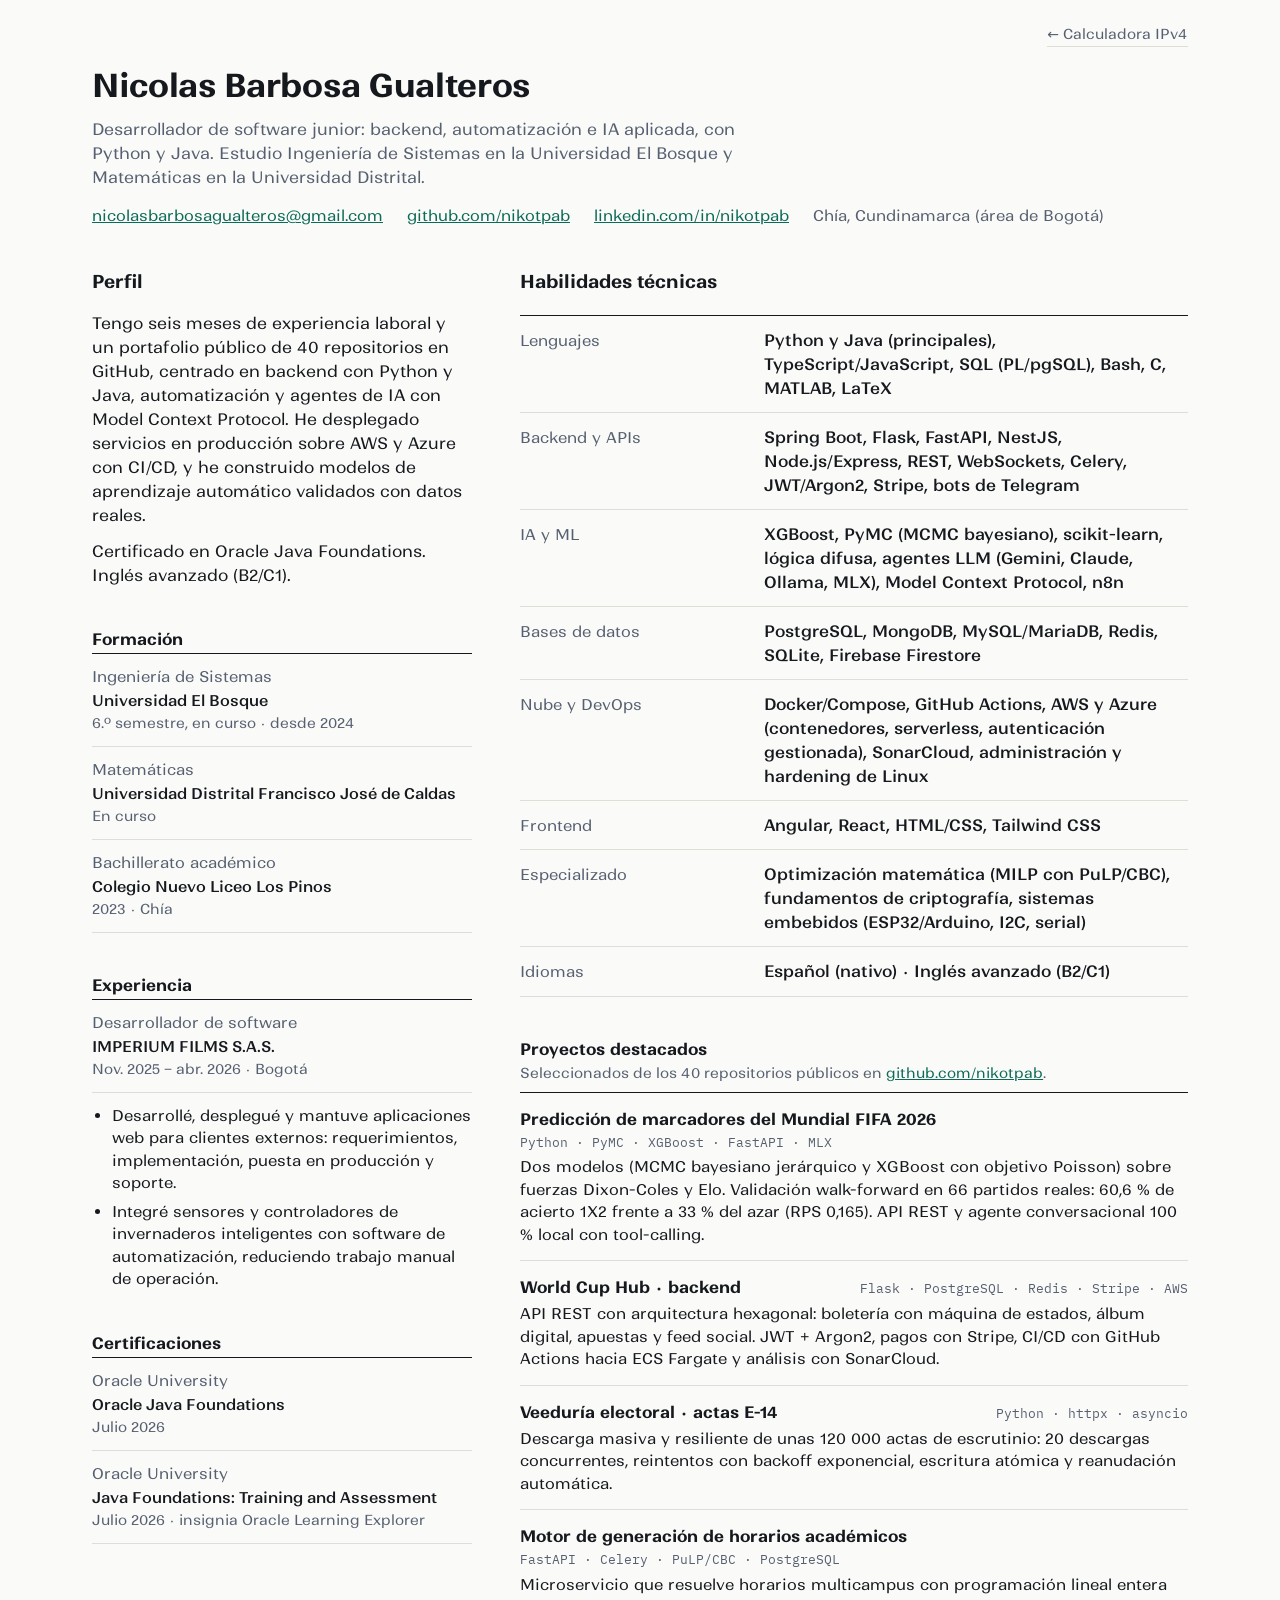
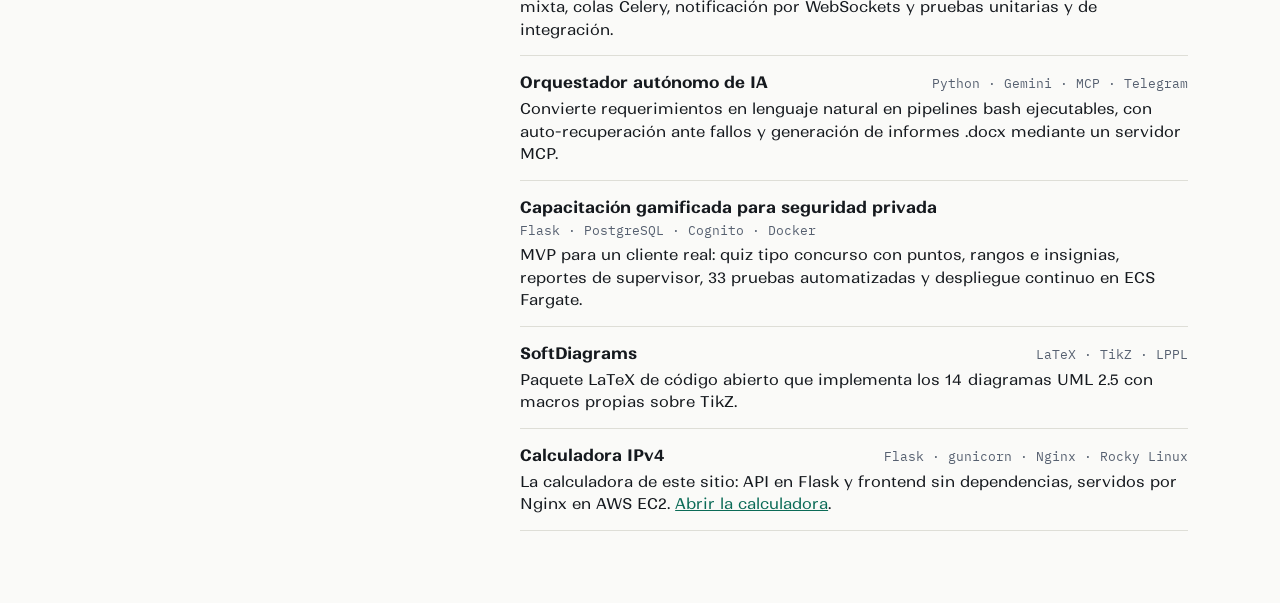
<file: app/habilidades.html>
<!doctype html>
<html lang="es">
<head>
<meta charset="utf-8">
<meta name="viewport" content="width=device-width, initial-scale=1">
<title>Nicolas Barbosa Gualteros · Habilidades</title>
<meta name="description" content="Perfil, habilidades técnicas, experiencia, formación y proyectos de Nicolas Barbosa Gualteros.">
<link rel="stylesheet" href="css/styles.css">
</head>
<body>
<div class="page">
<main class="main">
<nav class="topnav" aria-label="Sitio">
<a href="./">← Calculadora IPv4</a>
</nav>

<h1>Nicolas Barbosa Gualteros</h1>
<p class="lede">Desarrollador de software junior: backend, automatización e IA aplicada, con Python y Java. Estudio Ingeniería de Sistemas en la Universidad El Bosque y Matemáticas en la Universidad Distrital.</p>
<ul class="contact">
<li><a href="mailto:nicolasbarbosagualteros@gmail.com">nicolasbarbosagualteros@gmail.com</a></li>
<li><a href="https://github.com/nikotpab" rel="noopener">github.com/nikotpab</a></li>
<li><a href="https://www.linkedin.com/in/nikotpab" rel="noopener">linkedin.com/in/nikotpab</a></li>
<li>Chía, Cundinamarca (área de Bogotá)</li>
</ul>

<div class="layout">
<div class="entry">
<section aria-labelledby="h-perfil">
<h2 class="section-title" id="h-perfil">Perfil</h2>
<p class="prose">Tengo seis meses de experiencia laboral y un portafolio público de 40 repositorios en GitHub, centrado en backend con Python y Java, automatización y agentes de IA con Model Context Protocol. He desplegado servicios en producción sobre AWS y Azure con CI/CD, y he construido modelos de aprendizaje automático validados con datos reales.</p>
<p class="prose">Certificado en Oracle Java Foundations. Inglés avanzado (B2/C1).</p>
</section>

<section aria-labelledby="h-formacion">
<h3 class="sub" id="h-formacion">Formación</h3>
<dl class="results compact">
<div class="row"><dt>Ingeniería de Sistemas</dt><dd>Universidad El Bosque<span class="meta">6.º semestre, en curso · desde 2024</span></dd></div>
<div class="row"><dt>Matemáticas</dt><dd>Universidad Distrital Francisco José de Caldas<span class="meta">En curso</span></dd></div>
<div class="row"><dt>Bachillerato académico</dt><dd>Colegio Nuevo Liceo Los Pinos<span class="meta">2023 · Chía</span></dd></div>
</dl>
</section>

<section aria-labelledby="h-exp">
<h3 class="sub" id="h-exp">Experiencia</h3>
<dl class="results compact">
<div class="row"><dt>Desarrollador de software</dt><dd>IMPERIUM FILMS S.A.S.<span class="meta">Nov. 2025 – abr. 2026 · Bogotá</span></dd></div>
</dl>
<ul class="bullets">
<li>Desarrollé, desplegué y mantuve aplicaciones web para clientes externos: requerimientos, implementación, puesta en producción y soporte.</li>
<li>Integré sensores y controladores de invernaderos inteligentes con software de automatización, reduciendo trabajo manual de operación.</li>
</ul>
</section>

<section aria-labelledby="h-cert">
<h3 class="sub" id="h-cert">Certificaciones</h3>
<dl class="results compact">
<div class="row"><dt>Oracle University</dt><dd>Oracle Java Foundations<span class="meta">Julio 2026</span></dd></div>
<div class="row"><dt>Oracle University</dt><dd>Java Foundations: Training and Assessment<span class="meta">Julio 2026 · insignia Oracle Learning Explorer</span></dd></div>
</dl>
</section>
</div>

<div class="result">
<section aria-labelledby="h-hab">
<h2 class="section-title" id="h-hab">Habilidades técnicas</h2>
<dl class="results">
<div class="row"><dt>Lenguajes</dt><dd>Python y Java (principales), TypeScript/JavaScript, SQL (PL/pgSQL), Bash, C, MATLAB, LaTeX</dd></div>
<div class="row"><dt>Backend y APIs</dt><dd>Spring Boot, Flask, FastAPI, NestJS, Node.js/Express, REST, WebSockets, Celery, JWT/Argon2, Stripe, bots de Telegram</dd></div>
<div class="row"><dt>IA y ML</dt><dd>XGBoost, PyMC (MCMC bayesiano), scikit-learn, lógica difusa, agentes LLM (Gemini, Claude, Ollama, MLX), Model Context Protocol, n8n</dd></div>
<div class="row"><dt>Bases de datos</dt><dd>PostgreSQL, MongoDB, MySQL/MariaDB, Redis, SQLite, Firebase Firestore</dd></div>
<div class="row"><dt>Nube y DevOps</dt><dd>Docker/Compose, GitHub Actions, AWS y Azure (contenedores, serverless, autenticación gestionada), SonarCloud, administración y hardening de Linux</dd></div>
<div class="row"><dt>Frontend</dt><dd>Angular, React, HTML/CSS, Tailwind CSS</dd></div>
<div class="row"><dt>Especializado</dt><dd>Optimización matemática (MILP con PuLP/CBC), fundamentos de criptografía, sistemas embebidos (ESP32/Arduino, I2C, serial)</dd></div>
<div class="row"><dt>Idiomas</dt><dd>Español (nativo) · Inglés avanzado (B2/C1)</dd></div>
</dl>
</section>

<section aria-labelledby="h-proy">
<h3 class="bits-title" id="h-proy">Proyectos destacados</h3>
<p class="bits-hint">Seleccionados de los 40 repositorios públicos en <a href="https://github.com/nikotpab" rel="noopener">github.com/nikotpab</a>.</p>
<ul class="projects">
<li>
<div class="project-head"><h4>Predicción de marcadores del Mundial FIFA 2026</h4><span class="tags">Python · PyMC · XGBoost · FastAPI · MLX</span></div>
<p>Dos modelos (MCMC bayesiano jerárquico y XGBoost con objetivo Poisson) sobre fuerzas Dixon-Coles y Elo. Validación walk-forward en 66 partidos reales: 60,6 % de acierto 1X2 frente a 33 % del azar (RPS 0,165). API REST y agente conversacional 100 % local con tool-calling.</p>
</li>
<li>
<div class="project-head"><h4>World Cup Hub · backend</h4><span class="tags">Flask · PostgreSQL · Redis · Stripe · AWS</span></div>
<p>API REST con arquitectura hexagonal: boletería con máquina de estados, álbum digital, apuestas y feed social. JWT + Argon2, pagos con Stripe, CI/CD con GitHub Actions hacia ECS Fargate y análisis con SonarCloud.</p>
</li>
<li>
<div class="project-head"><h4>Veeduría electoral · actas E-14</h4><span class="tags">Python · httpx · asyncio</span></div>
<p>Descarga masiva y resiliente de unas 120 000 actas de escrutinio: 20 descargas concurrentes, reintentos con backoff exponencial, escritura atómica y reanudación automática.</p>
</li>
<li>
<div class="project-head"><h4>Motor de generación de horarios académicos</h4><span class="tags">FastAPI · Celery · PuLP/CBC · PostgreSQL</span></div>
<p>Microservicio que resuelve horarios multicampus con programación lineal entera mixta, colas Celery, notificación por WebSockets y pruebas unitarias y de integración.</p>
</li>
<li>
<div class="project-head"><h4>Orquestador autónomo de IA</h4><span class="tags">Python · Gemini · MCP · Telegram</span></div>
<p>Convierte requerimientos en lenguaje natural en pipelines bash ejecutables, con auto-recuperación ante fallos y generación de informes .docx mediante un servidor MCP.</p>
</li>
<li>
<div class="project-head"><h4>Capacitación gamificada para seguridad privada</h4><span class="tags">Flask · PostgreSQL · Cognito · Docker</span></div>
<p>MVP para un cliente real: quiz tipo concurso con puntos, rangos e insignias, reportes de supervisor, 33 pruebas automatizadas y despliegue continuo en ECS Fargate.</p>
</li>
<li>
<div class="project-head"><h4>SoftDiagrams</h4><span class="tags">LaTeX · TikZ · LPPL</span></div>
<p>Paquete LaTeX de código abierto que implementa los 14 diagramas UML 2.5 con macros propias sobre TikZ.</p>
</li>
<li>
<div class="project-head"><h4>Calculadora IPv4</h4><span class="tags">Flask · gunicorn · Nginx · Rocky Linux</span></div>
<p>La calculadora de este sitio: API en Flask y frontend sin dependencias, servidos por Nginx en AWS EC2. <a href="./">Abrir la calculadora</a>.</p>
</li>
</ul>
</section>
</div>
</div>
</main>
</div>
</body>
</html>
</file>
<file: app/css/styles.css>
/* Calculadora IPv4 — hoja de estilos de referencia.
   Todas las medidas, colores y tamaños vienen del lienzo de diseño (ver ../design-spec.md).
   Las fuentes se cargan desde ../fuentes/. */

@font-face{font-family:"Ranade";font-weight:400;font-style:normal;font-display:swap;src:url("../fuentes/Ranade-Regular.otf") format("opentype")}
@font-face{font-family:"Ranade";font-weight:500;font-style:normal;font-display:swap;src:url("../fuentes/Ranade-Medium.otf") format("opentype")}
@font-face{font-family:"Ranade";font-weight:700;font-style:normal;font-display:swap;src:url("../fuentes/Ranade-Bold.otf") format("opentype")}
@font-face{font-family:"IBM Plex Mono";font-weight:400;font-style:normal;font-display:swap;src:url("../fuentes/ibm-plex-mono-latin-400-normal.woff2") format("woff2")}
@font-face{font-family:"IBM Plex Mono";font-weight:500;font-style:normal;font-display:swap;src:url("../fuentes/ibm-plex-mono-latin-500-normal.woff2") format("woff2")}
@font-face{font-family:"IBM Plex Mono";font-weight:600;font-style:normal;font-display:swap;src:url("../fuentes/ibm-plex-mono-latin-600-normal.woff2") format("woff2")}

:root{
  --ink:#15191E;
  --muted:#566070;
  --dim:#5C6573;
  --paper:#FAFAF8;
  --white:#FFFFFF;
  --rule:#DEDED7;
  --control:#7C8490;
  --placeholder:#6B7380;
  --accent:#0B6B57;
  --accent-hover:#074A3C;
  --error:#A4261C;
  --note-bg:#EDF3F0;
  --note-border:#9DB5AC;
  --current:#EAEFEC;
  --sans:"Ranade","IBM Plex Sans",system-ui,sans-serif;
  --mono:"IBM Plex Mono",ui-monospace,monospace;
}

body{margin:0}
a{color:var(--accent)}
a:hover{color:var(--accent-hover)}
:focus-visible{outline:2px solid var(--accent);outline-offset:2px}
input::placeholder{color:var(--placeholder)}

.page{background:var(--paper);color:var(--ink);font-family:var(--sans);font-size:16px;line-height:1.5}
.main{box-sizing:border-box;max-width:1160px;margin:0 auto;padding:56px 32px 72px}

h1{margin:0;font-size:32px;line-height:1.2;font-weight:600;letter-spacing:-0.01em}
.lede{margin:12px 0 0;max-width:62ch;color:var(--muted)}

/* Dos columnas: entrada a la izquierda, resultado a la derecha. Se apilan al ir estrechando la pantalla. */
.layout{display:flex;flex-wrap:wrap;align-items:flex-start;gap:48px;margin-top:40px}
.entry{flex:1 1 380px;max-width:440px;min-width:0}
.result{flex:999 1 520px;min-width:0}

.section-title{margin:0 0 16px;font-size:18px;font-weight:600}
.result .section-title{margin:0}

/* Selector de formato */
.seg{display:flex;gap:2px;padding:2px;border:1px solid var(--control);border-radius:4px}
.seg button{flex:1;min-height:40px;border:0;border-radius:3px;background:transparent;color:var(--ink);font-family:inherit;font-size:15px;font-weight:500;cursor:pointer}
.seg button[aria-pressed="true"]{background:var(--ink);color:var(--white)}

/* Campos */
.field{margin-top:24px}
.field + .field{margin-top:20px}
.field label{display:block;font-size:15px;font-weight:500}
.hint{margin-top:2px;font-size:14px;color:var(--muted)}
.field input{box-sizing:border-box;width:100%;height:48px;margin-top:8px;padding:0 12px;border:1px solid var(--control);border-radius:4px;background:var(--white);color:var(--ink);font-family:var(--mono);font-size:17px}
.field input[aria-invalid="true"]{padding:0 11px;border:2px solid var(--error)}
.error-msg{display:flex;align-items:flex-start;gap:8px;margin-top:6px;font-size:15px;font-weight:500;color:var(--error)}
.error-msg svg{flex:0 0 auto;margin-top:3px}

/* Botones */
.actions{display:flex;gap:12px;margin-top:24px}
.btn-primary{min-height:48px;padding:0 28px;border:0;border-radius:4px;background:var(--accent);color:var(--white);font-family:inherit;font-size:16px;font-weight:500;cursor:pointer}
.btn-primary:hover{background:var(--accent-hover)} /* hover no diseñado: sugerencia */
.btn-secondary{min-height:48px;padding:0 18px;border:1px solid var(--control);border-radius:4px;background:transparent;color:var(--ink);font-family:inherit;font-size:16px;cursor:pointer}

/* Lista de casos de prueba */
.sub{margin:40px 0 2px;font-size:16px;font-weight:600}
.sub-hint{margin:0 0 8px;font-size:14px;color:var(--muted)}
.cases{list-style:none;margin:0;padding:0;border-top:1px solid var(--rule)}
.cases li{border-bottom:1px solid var(--rule)}
.cases button{display:flex;align-items:center;justify-content:space-between;gap:16px;box-sizing:border-box;width:100%;min-height:44px;padding:0 8px;border:0;background:transparent;color:var(--ink);text-align:left;font-family:inherit;cursor:pointer}
.cases button[aria-current="true"]{background:var(--current)}
.case-value{font-family:var(--mono);font-size:15px;font-weight:400}
.cases button[aria-current="true"] .case-value{font-weight:600}
.case-tag{font-size:14px;color:var(--muted)}

/* Resultado */
.result-head{display:flex;flex-wrap:wrap;align-items:flex-end;justify-content:space-between;gap:12px 24px}
.interpreted{margin:4px 0 0;font-family:var(--mono);font-size:15px;color:var(--muted)}
.btn-copy{min-height:40px;padding:0 16px;border:1px solid var(--control);border-radius:4px;background:transparent;color:var(--ink);font-family:inherit;font-size:15px;cursor:pointer}

.note{margin-top:20px;padding:14px 16px;border:1px solid var(--note-border);border-radius:4px;background:var(--note-bg);font-size:15px}
.note strong{font-weight:600}

.results{margin:20px 0 0;padding:0;border-top:1px solid var(--ink)}
.results .row{display:flex;flex-wrap:wrap;align-items:baseline;gap:2px 24px;padding:12px 0;border-bottom:1px solid var(--rule)}
.results dt{flex:0 1 220px;margin:0;font-size:15px;color:var(--muted)}
.results dd{flex:1 1 200px;margin:0;font-family:var(--sans);font-size:16px;font-weight:500;color:var(--ink);font-variant-numeric:tabular-nums}
.results dd.mono{font-family:var(--mono);font-size:17px}
.results dd.na{color:var(--dim)}

/* Representación binaria */
.bits-title{margin:40px 0 0;font-size:16px;font-weight:600}
.bits-hint{margin:2px 0 8px;font-size:14px;color:var(--muted)}
.bits-row{display:flex;flex-wrap:wrap;align-items:baseline;gap:2px 24px;padding:6px 0}
.bits-label{flex:0 1 120px;font-size:15px;color:var(--muted)}
.bits-value{flex:1 1 320px;font-family:var(--mono);font-size:16px;letter-spacing:0.02em}
.octet{display:inline-block}
.net{font-weight:600;color:var(--ink)}
.host{font-weight:400;color:var(--dim)}

/* Estado vacío (cuando hay un error de validación) */
.empty{margin-top:20px;padding-top:20px;border-top:1px solid var(--ink)}
.empty p{margin:0;font-size:16px}
.empty .small{margin:12px 0 0;max-width:58ch;font-size:14px;color:var(--muted)}

/* Navegación entre la calculadora y la página de habilidades */
.topnav{display:flex;justify-content:flex-end;margin:-32px 0 20px;font-size:14px}
.topnav a{text-decoration:none;color:var(--muted);border-bottom:1px solid var(--rule);padding-bottom:1px}
.topnav a:hover{color:var(--accent-hover);border-bottom-color:var(--accent)}

/* Página de habilidades */
.contact{display:flex;flex-wrap:wrap;gap:4px 24px;list-style:none;margin:16px 0 0;padding:0;font-size:15px;color:var(--muted)}
.prose{margin:0 0 12px;max-width:62ch}
.results.compact{margin-top:0}
.results.compact dt{flex-basis:100%}
.results.compact dd{font-size:15px}
.meta{display:block;font-size:14px;font-weight:400;color:var(--muted)}
.bullets{margin:12px 0 0;padding-left:20px;font-size:15px}
.bullets li + li{margin-top:6px}
.projects{list-style:none;margin:0;padding:0;border-top:1px solid var(--ink)}
.projects li{padding:14px 0;border-bottom:1px solid var(--rule)}
.project-head{display:flex;flex-wrap:wrap;align-items:baseline;justify-content:space-between;gap:2px 16px}
.projects h4{margin:0;font-size:16px;font-weight:600}
.tags{font-family:var(--mono);font-size:13px;color:var(--muted)}
.projects p{margin:4px 0 0;font-size:15px;color:var(--ink);max-width:72ch}
</file>
